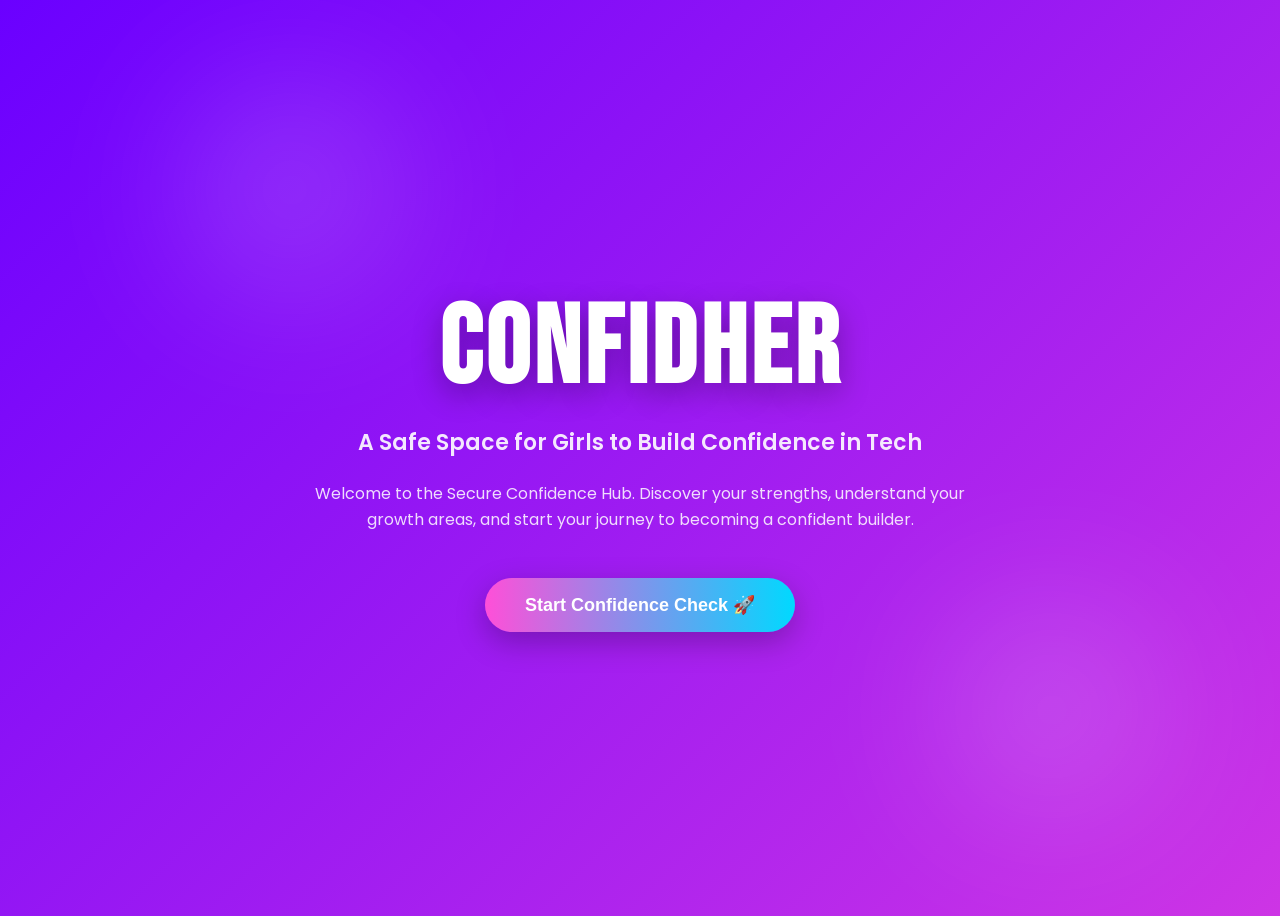
<file: index.html>
<!DOCTYPE html>
<html>
<head>
<title>ConfidHer</title>

<link rel="stylesheet" href="style.css">

<link href="https://fonts.googleapis.com/css2?family=Poppins:wght@300;400;600;800&family=Bebas+Neue&display=swap" rel="stylesheet">

</head>

<body class="hero-bg">

<div class="hero-container">

<h1 class="main-title">CONFIDHER</h1>

<p class="tagline">
A Safe Space for Girls to Build Confidence in Tech
</p>

<p class="intro">
Welcome to the Secure Confidence Hub.
Discover your strengths, understand your growth areas,
and start your journey to becoming a confident builder.
</p>

<button class="start-btn" onclick="goToSurvey()">
Start Confidence Check 🚀
</button>

</div>

<div class="floating-stars"></div>

<script src="script.js"></script>

</body>
</html>
</file>
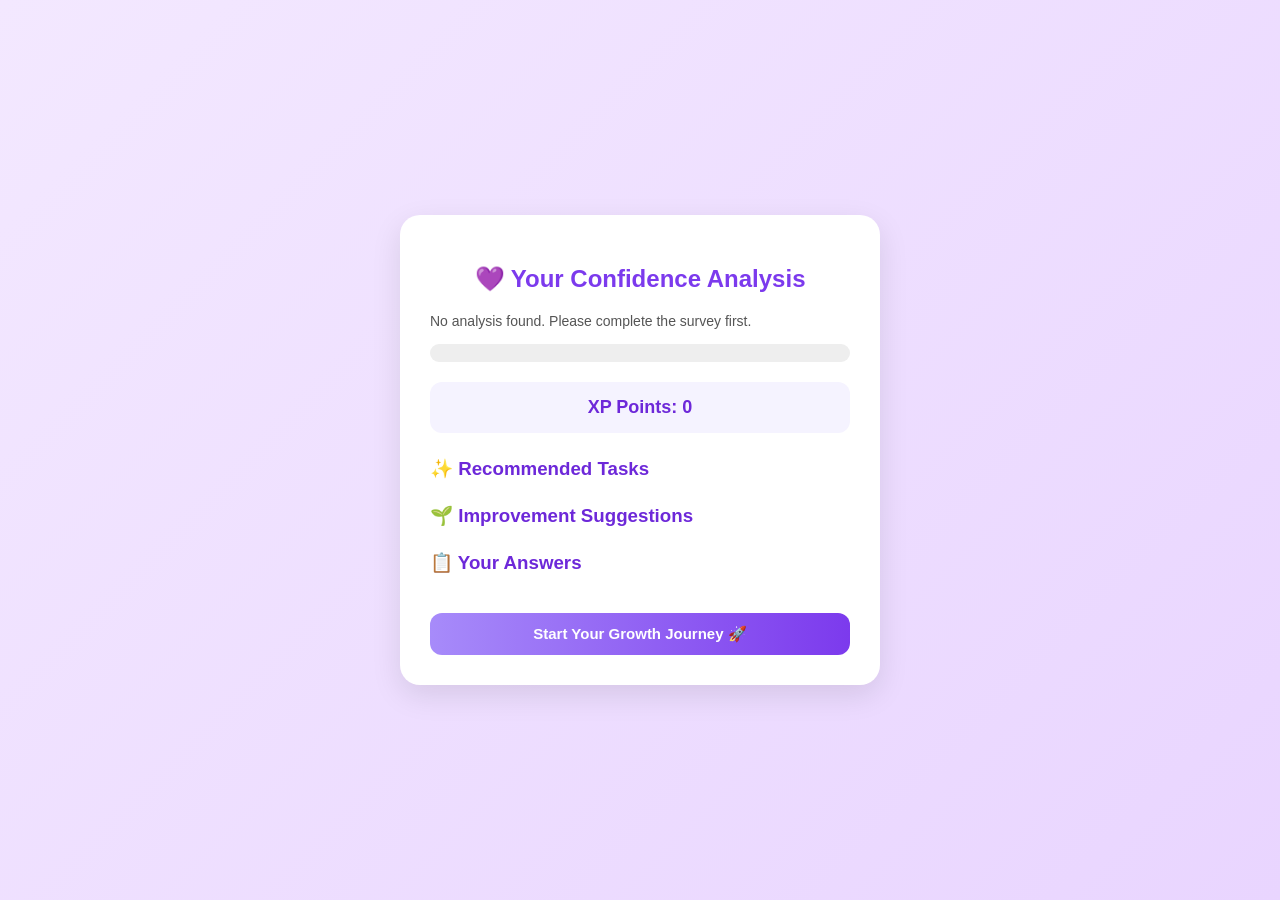
<file: analysis.html>
<!DOCTYPE html>
<html>
<head>
    <title>BoostHer XP - Confidence Analysis</title>

    <style>
        body {
            margin: 0;
            font-family: 'Segoe UI', sans-serif;
            background: linear-gradient(135deg, #f3e8ff, #e9d5ff);
            display: flex;
            justify-content: center;
            align-items: center;
            min-height: 100vh;
        }

        .container {
            background: white;
            width: 420px;
            padding: 30px;
            border-radius: 20px;
            box-shadow: 0 10px 30px rgba(0,0,0,0.1);
        }

        h2 {
            text-align: center;
            color: #7c3aed;
            margin-bottom: 20px;
        }

        .progress-container {
            width: 100%;
            height: 18px;
            background: #eee;
            border-radius: 10px;
            overflow: hidden;
            margin: 15px 0;
        }

        #confidenceFill {
            height: 100%;
            width: 0%;
            background: linear-gradient(90deg, #a78bfa, #7c3aed);
            transition: 0.6s ease;
        }

        .xp-box {
            background: #f5f3ff;
            padding: 15px;
            border-radius: 12px;
            text-align: center;
            margin: 20px 0;
            font-size: 18px;
            font-weight: bold;
            color: #6d28d9;
        }

        ul {
            list-style: none;
            padding-left: 0;
        }

        li {
            margin-bottom: 10px;
            padding: 8px;
            border-radius: 8px;
            transition: 0.2s;
        }

        li:hover {
            background: #f3f0ff;
        }

        input[type="checkbox"] {
            margin-right: 8px;
            transform: scale(1.1);
        }

        button {
            width: 100%;
            padding: 12px;
            margin-top: 20px;
            border: none;
            border-radius: 12px;
            background: linear-gradient(90deg, #a78bfa, #7c3aed);
            color: white;
            font-size: 15px;
            font-weight: bold;
            cursor: pointer;
            transition: 0.3s;
        }

        button:hover {
            transform: scale(1.03);
        }

        h3 {
            margin-top: 25px;
            color: #6d28d9;
        }

        .small-text {
            font-size: 14px;
            color: #555;
        }

    </style>
</head>

<body onload="loadAnalysis()">

    <div class="container">

        <h2>💜 Your Confidence Analysis</h2>

        <p id="confidenceText" class="small-text"></p>

        <div class="progress-container">
            <div id="confidenceFill"></div>
        </div>

        <div class="xp-box">
            XP Points: <span id="xpPoints">0</span>
        </div>

        <h3>✨ Recommended Tasks</h3>
        <ul id="tasks"></ul>

        <h3>🌱 Improvement Suggestions</h3>
        <ul id="improveList"></ul>

        <h3>📋 Your Answers</h3>
        <div id="answers" class="small-text"></div>

        <button onclick="startJourney()">Start Your Growth Journey 🚀</button>

    </div>

    <script src="script.js"></script>

</body>
</html>
</file>
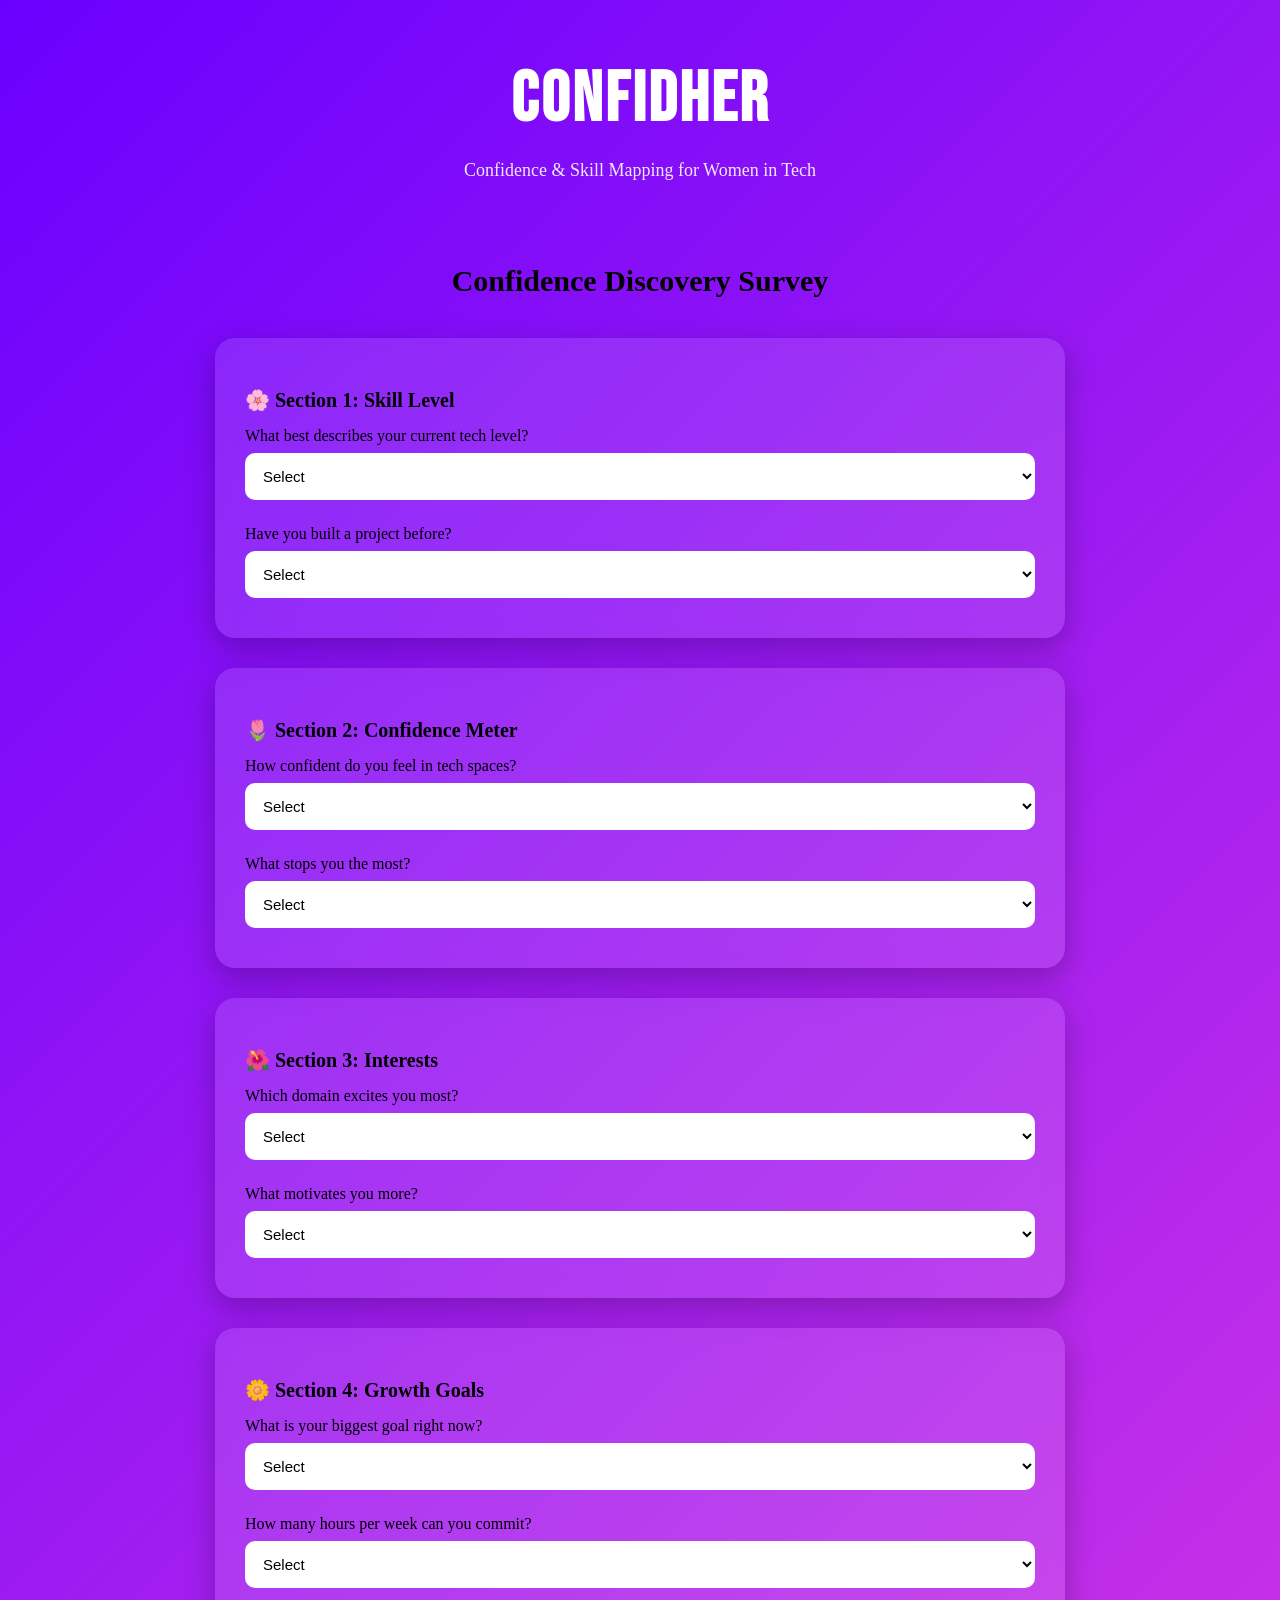
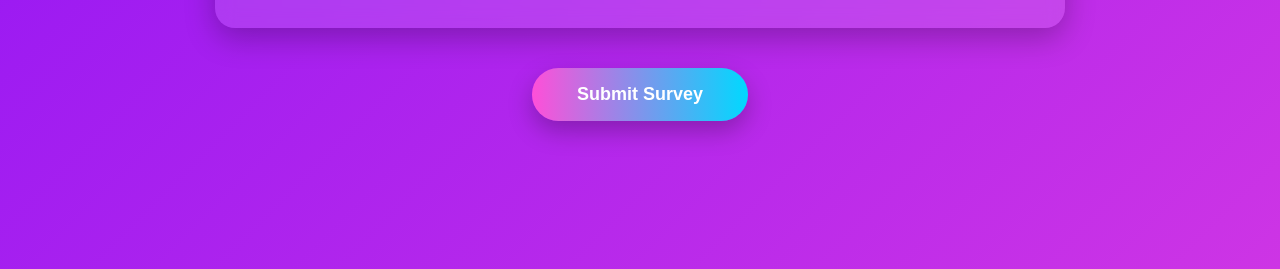
<file: survey.html>
<!DOCTYPE html>
<html>
<head>
<title>ConfidHer Survey</title>

<link rel="stylesheet" href="style.css">

<link href="https://fonts.googleapis.com/css2?family=Poppins:wght@300;400;600;800&family=Bebas+Neue&display=swap" rel="stylesheet">

</head>

<body class="survey-bg">

<header class="top-header">
<h1>CONFIDHER</h1>
<p>Confidence & Skill Mapping for Women in Tech</p>
</header>

<section class="container">

<h2>Confidence Discovery Survey</h2>

<!-- SECTION 1 -->
<div class="card">

<h3>🌸 Section 1: Skill Level</h3>

<p>What best describes your current tech level?</p>
<select id="tech_level">
<option value="">Select</option>
<option>🌱 Beginner – Just starting out</option>
<option>🔍 Explorer – Know basics, still learning</option>
<option>🛠 Builder – Can build small projects</option>
<option>🚀 Innovator – Comfortable with advanced topics</option>
</select>

<p>Have you built a project before?</p>
<select id="project_experience">
<option value="">Select</option>
<option>Yes, multiple</option>
<option>Yes, one or two</option>
<option>Tried but not completed</option>
<option>Not yet</option>
</select>

</div>

<!-- SECTION 2 -->
<div class="card">

<h3>🌷 Section 2: Confidence Meter</h3>

<p>How confident do you feel in tech spaces?</p>
<select id="confidence_level_input">
<option value="">Select</option>
<option>Very confident</option>
<option>Somewhat confident</option>
<option>I hesitate often</option>
<option>I feel intimidated</option>
</select>

<p>What stops you the most?</p>
<select id="biggest_block">
<option value="">Select</option>
<option>Fear of asking doubts</option>
<option>Lack of mentorship</option>
<option>Not knowing where to start</option>
<option>Comparing myself to others</option>
</select>

</div>

<!-- SECTION 3 -->
<div class="card">

<h3>🌺 Section 3: Interests</h3>

<p>Which domain excites you most?</p>
<select id="domain_interest">
<option value="">Select</option>
<option>Web Development</option>
<option>AI / Machine Learning</option>
<option>Cybersecurity</option>
<option>App Development</option>
<option>UI/UX Design</option>
</select>

<p>What motivates you more?</p>
<select id="motivation_type">
<option value="">Select</option>
<option>Earning achievements</option>
<option>Learning step-by-step</option>
<option>Competing on leaderboards</option>
<option>Supportive community</option>
</select>

</div>

<!-- SECTION 4 -->
<div class="card">

<h3>🌼 Section 4: Growth Goals</h3>

<p>What is your biggest goal right now?</p>
<select id="primary_goal">
<option value="">Select</option>
<option>Build my first project</option>
<option>Crack internships</option>
<option>Improve coding skills</option>
<option>Find a mentor</option>
<option>Gain confidence</option>
</select>

<p>How many hours per week can you commit?</p>
<select id="weekly_commitment">
<option value="">Select</option>
<option>2–3 hours</option>
<option>4–6 hours</option>
<option>7–10 hours</option>
<option>10+ hours</option>
</select>

</div>

<button class="main-btn" onclick="submitSurvey()">Submit Survey</button>

<p id="message"></p>

</section>

<script src="script.js"></script>

</body>
</html>
</file>
<file: style.css>
/* HERO PAGE BACKGROUND */
.hero-bg{
height:100vh;
display:flex;
justify-content:center;
align-items:center;
background:linear-gradient(135deg,#6a00ff,#ff4fd8,#00d9ff);
background-size:300% 300%;
animation:heroGradient 10s infinite alternate;
font-family:'Poppins';
color:white;
overflow:hidden;
}

@keyframes heroGradient{
0%{background-position:0% 50%;}
100%{background-position:100% 50%;}
}

/* CENTER BOX */
.hero-container{
text-align:center;
max-width:700px;
animation:fadeUp 1.5s ease;
}

/* TITLE */
.main-title{
font-family:'Bebas Neue';
font-size:110px;
letter-spacing:4px;
margin:0;
text-shadow:0 10px 30px rgba(0,0,0,0.3);
}

/* SUBTEXT */
.tagline{
font-size:22px;
margin-top:10px;
font-weight:600;
opacity:0.9;
}

.intro{
margin-top:20px;
font-size:16px;
opacity:0.85;
line-height:1.6;
}

/* BUTTON */
.start-btn{
margin-top:30px;
padding:16px 40px;
border:none;
border-radius:40px;
font-size:18px;
cursor:pointer;
background:linear-gradient(90deg,#ff4fd8,#00d9ff);
color:white;
font-weight:700;
box-shadow:0 10px 30px rgba(0,0,0,0.25);
transition:0.3s;
}

.start-btn:hover{
transform:scale(1.1);
}

/* ANIMATION */
@keyframes fadeUp{
from{
opacity:0;
transform:translateY(40px);
}
to{
opacity:1;
transform:translateY(0);
}
}

/* FLOATING PARTICLES */
.floating-stars::before,
.floating-stars::after{
content:"";
position:absolute;
width:200px;
height:200px;
background:rgba(255,255,255,0.2);
border-radius:50%;
filter:blur(80px);
animation:floatStars 6s infinite alternate;
}

.floating-stars::before{
top:10%;
left:15%;
}

.floating-stars::after{
bottom:10%;
right:10%;
}

@keyframes floatStars{
from{transform:translateY(0);}
to{transform:translateY(-40px);}
}/* SURVEY PAGE BACKGROUND */
.survey-bg{
min-height:100vh;
background:linear-gradient(135deg,#6a00ff,#ff4fd8,#00d9ff);
background-size:300% 300%;
animation:heroGradient 12s infinite alternate;
padding-bottom:80px;
}

/* HEADER */
.top-header{
text-align:center;
padding:50px 20px 20px;
color:white;
}

.top-header h1{
font-family:'Bebas Neue';
font-size:70px;
letter-spacing:3px;
margin:0;
}

.top-header p{
opacity:0.9;
font-size:18px;
}

/* MAIN CONTAINER */
.container{
max-width:850px;
margin:auto;
padding:20px;
}

/* TITLE */
.container h2{
text-align:center;
margin-bottom:40px;
font-size:30px;
}

/* CARDS */
.card{
background:rgba(255,255,255,0.12);
backdrop-filter:blur(10px);
border-radius:20px;
padding:30px;
margin-bottom:30px;
box-shadow:0 10px 30px rgba(0,0,0,0.25);
transition:0.3s;
}

.card:hover{
transform:translateY(-6px);
}

/* QUESTIONS */
.card h3{
margin-bottom:15px;
font-size:20px;
}

.card p{
margin-top:15px;
margin-bottom:8px;
}

/* DROPDOWN */
select{
width:100%;
padding:14px;
border:none;
border-radius:10px;
margin-bottom:10px;
font-size:15px;
background:white;
}

/* BUTTON */
.main-btn{
display:block;
margin:40px auto;
padding:16px 45px;
border:none;
border-radius:40px;
font-size:18px;
cursor:pointer;
background:linear-gradient(90deg,#ff4fd8,#00d9ff);
color:white;
font-weight:700;
box-shadow:0 10px 25px rgba(0,0,0,0.25);
transition:0.3s;
}

.main-btn:hover{
transform:scale(1.08);
}

#message{
text-align:center;
font-weight:600;
margin-top:15px;
}
</file>
